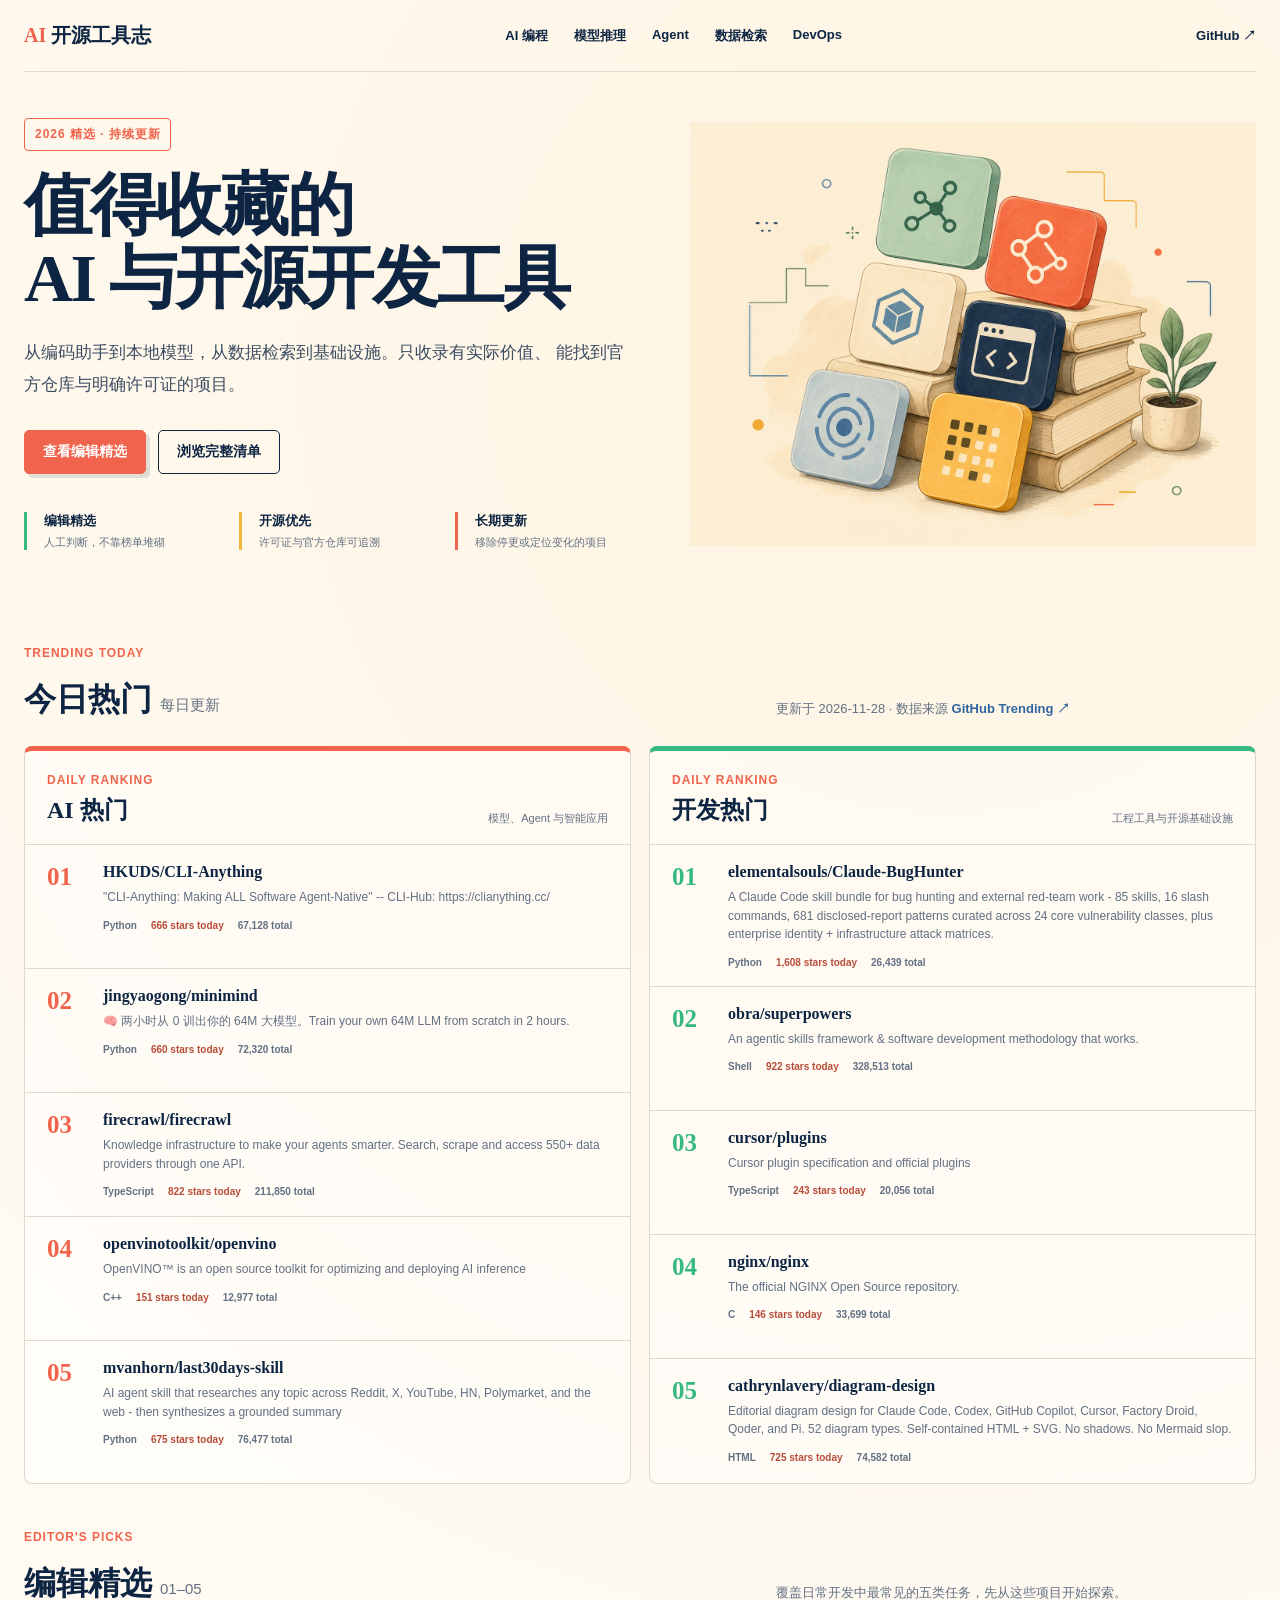
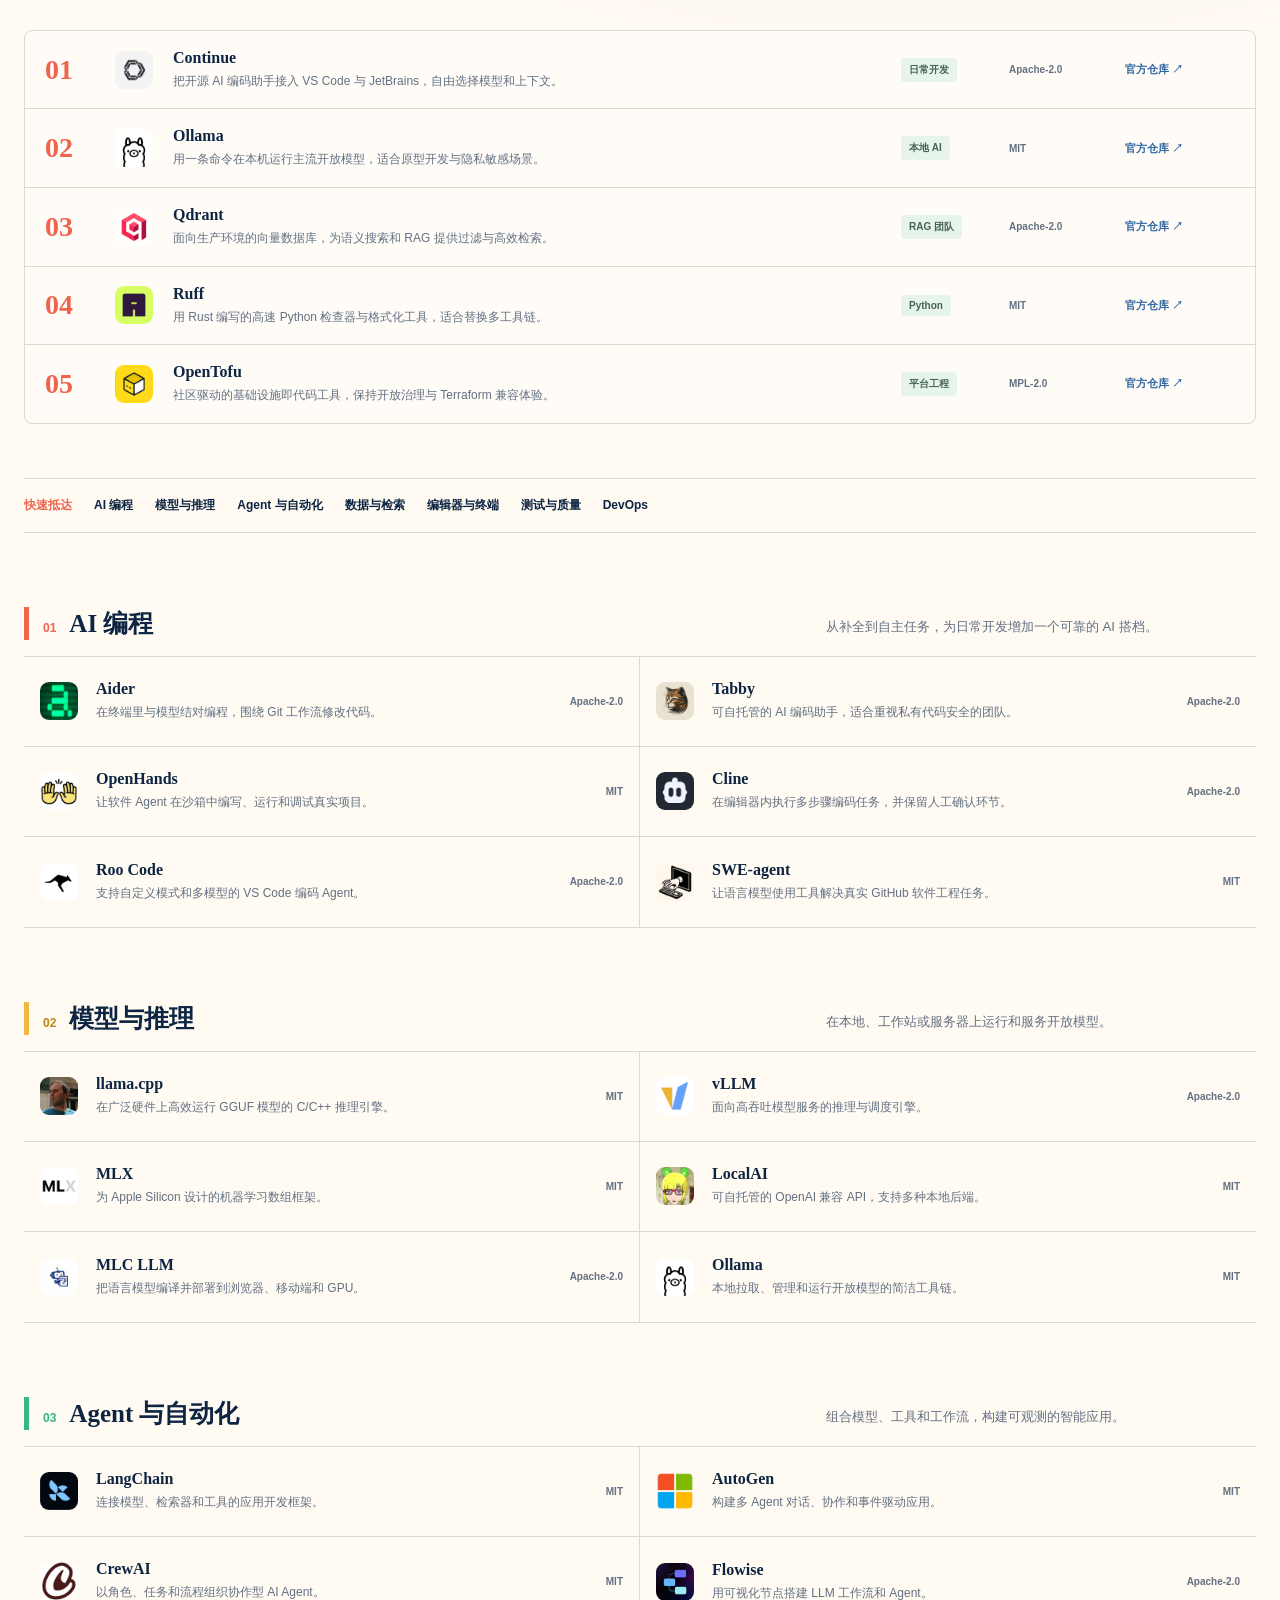
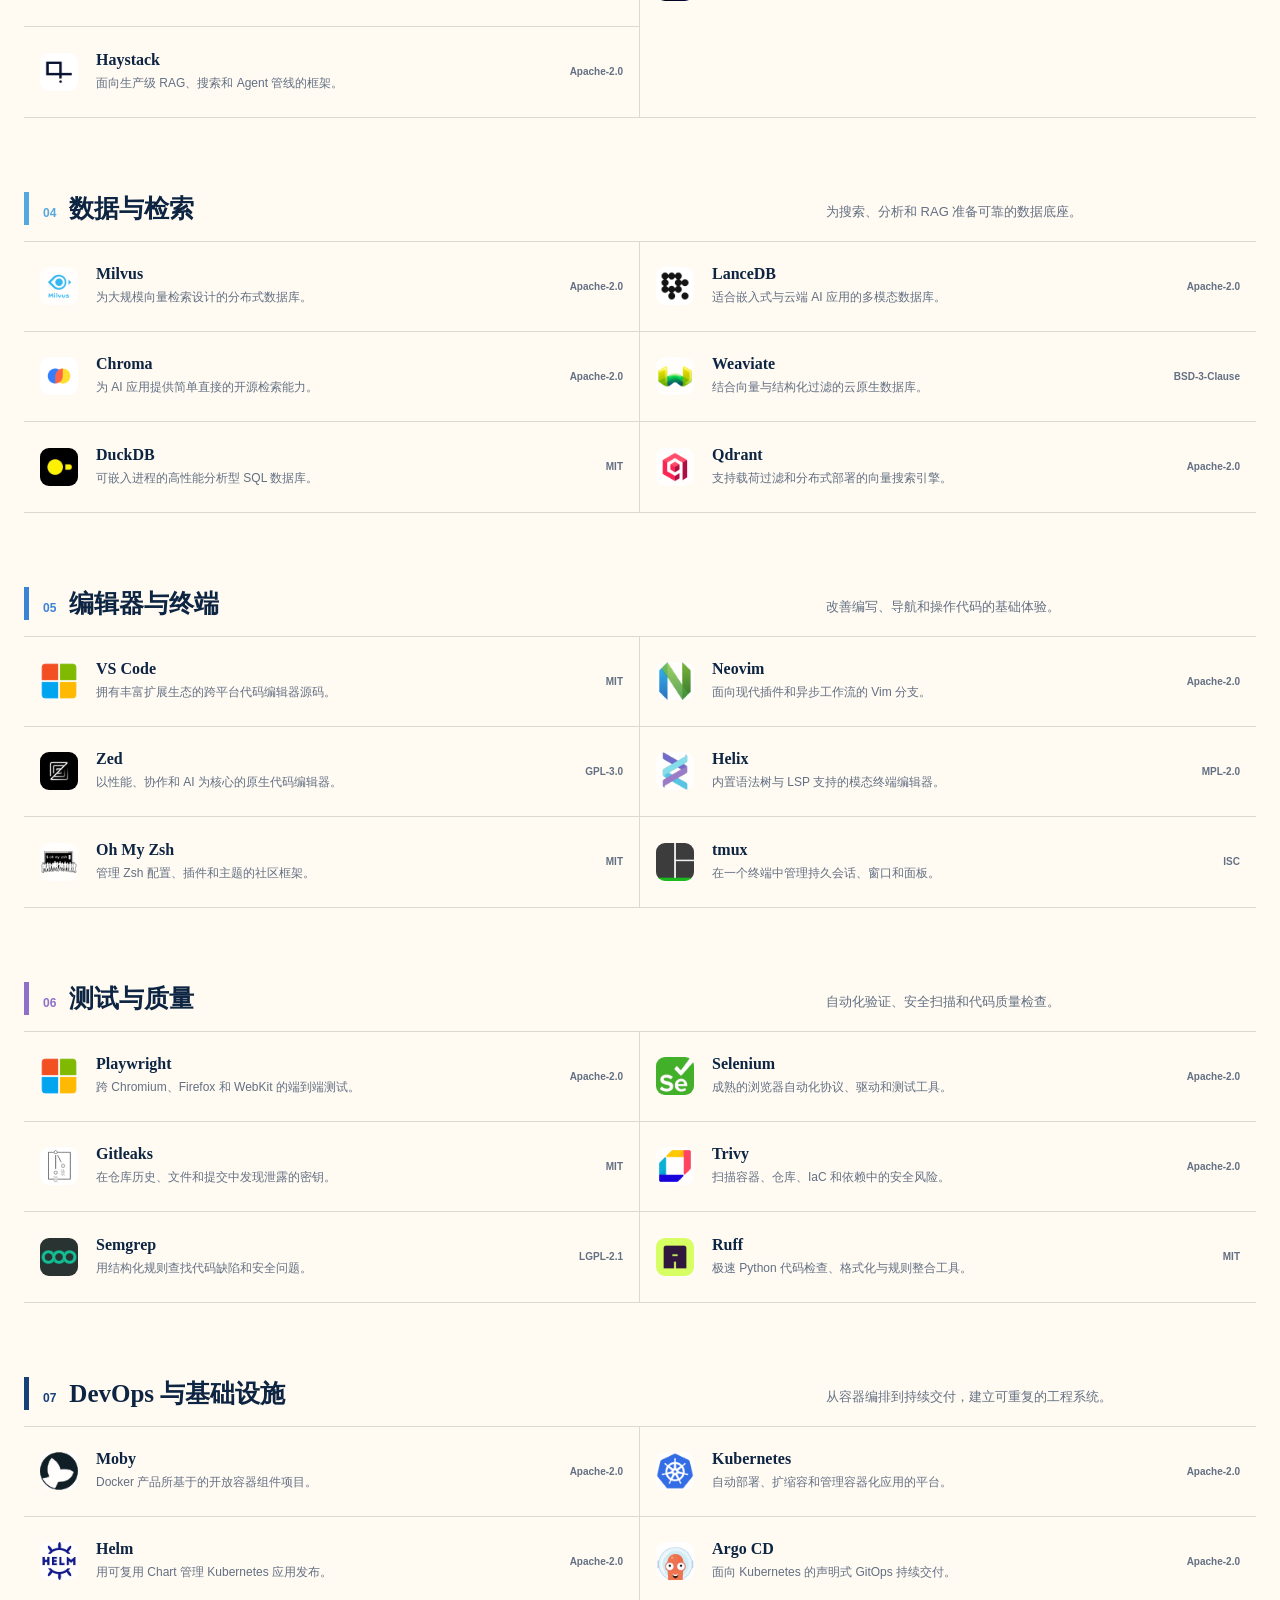
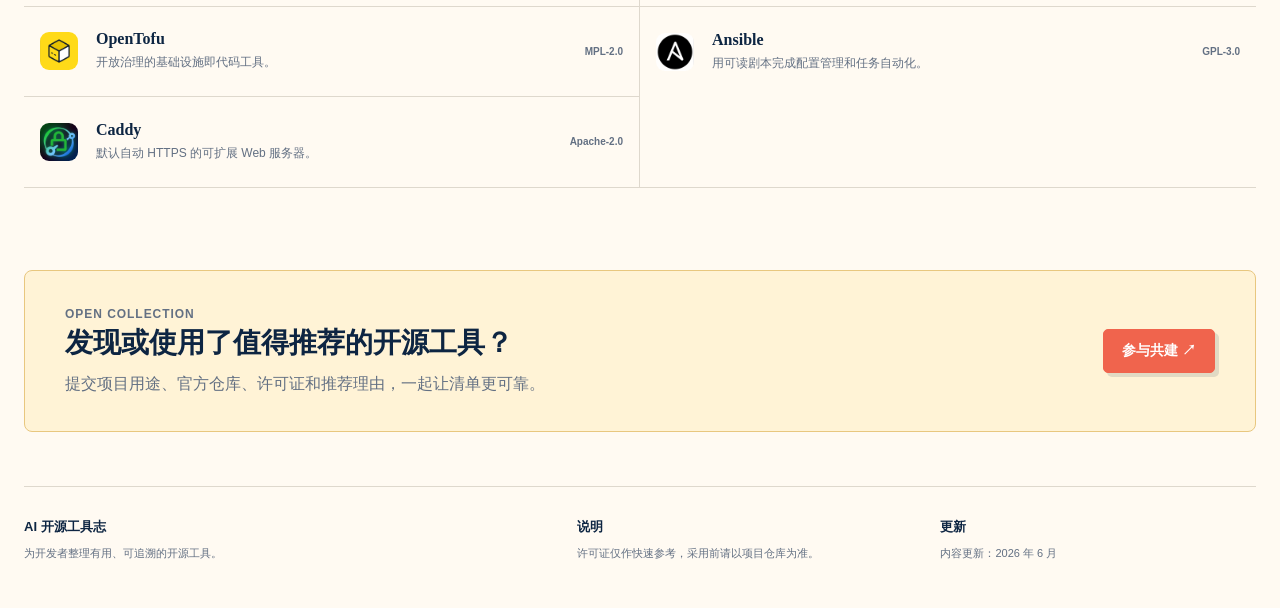
<file: index.html>
<!doctype html>
<html lang="zh-CN">
<head>
  <meta charset="utf-8">
  <meta name="viewport" content="width=device-width, initial-scale=1">
  <meta name="description" content="按开发场景整理的 AI 与开源开发工具清单，包含用途、适用人群、许可证与官方仓库。">
  <meta name="theme-color" content="#fffaf2">
  <meta property="og:title" content="AI 开源工具志">
  <meta property="og:description" content="值得收藏的 AI 与开源开发工具。">
  <meta property="og:type" content="website">
  <title>AI 开源工具志</title>
  <link rel="stylesheet" href="styles.css">
</head>
<body>
  <a class="skip-link" href="#catalog">跳到工具清单</a>
  <header class="site-header">
    <a class="brand" href="#top"><span>AI</span> 开源工具志</a>
    <nav aria-label="主导航">
      <a href="#ai-coding">AI 编程</a>
      <a href="#models">模型推理</a>
      <a href="#agents">Agent</a>
      <a href="#data">数据检索</a>
      <a href="#devops">DevOps</a>
    </nav>
    <a class="github-link" href="https://github.com/SomiW/AIShare" aria-label="前往 GitHub">GitHub ↗</a>
  </header>

  <main id="top">
    <section class="hero">
      <div class="hero-copy">
        <p class="eyebrow">2026 精选 · 持续更新</p>
        <h1>值得收藏的<br>AI 与开源开发工具</h1>
        <p class="hero-intro">
          从编码助手到本地模型，从数据检索到基础设施。只收录有实际价值、
          能找到官方仓库与明确许可证的项目。
        </p>
        <div class="hero-actions">
          <a class="button button-primary" href="#featured">查看编辑精选</a>
          <a class="button button-secondary" href="#catalog">浏览完整清单</a>
        </div>
        <ul class="principles" aria-label="收录原则">
          <li><strong>编辑精选</strong><span>人工判断，不靠榜单堆砌</span></li>
          <li><strong>开源优先</strong><span>许可证与官方仓库可追溯</span></li>
          <li><strong>长期更新</strong><span>移除停更或定位变化的项目</span></li>
        </ul>
      </div>
      <img class="hero-art" src="assets/tool-stack-illustration.png"
        alt="书本、软件卡片和绿植组成的开源工具插画" width="1200" height="900">
    </section>

    <!-- GITHUB_TRENDING_START -->
    <section class="trending section-shell" id="trending">
      <div class="section-heading trending-heading">
        <div>
          <p class="section-kicker">Trending today</p>
          <h2>今日热门 <span>每日更新</span></h2>
        </div>
        <p>
          更新于 2026-11-28 · 数据来源
          <a href="https://github.com/trending">GitHub Trending ↗</a>
        </p>
      </div>
      <div class="trending-grid">
      <section class="trending-panel trending-ai">
        <div class="trending-panel-heading">
          <div>
            <p class="section-kicker">Daily ranking</p>
            <h3>AI 热门</h3>
          </div>
          <span>模型、Agent 与智能应用</span>
        </div>
        <ol class="trending-list">
          <li class="trending-item">
            <span class="trending-rank">01</span>
            <div class="trending-copy">
              <h3><a href="https://github.com/HKUDS/CLI-Anything">HKUDS/CLI-Anything</a></h3>
              <p>&quot;CLI-Anything: Making ALL Software Agent-Native&quot; -- CLI-Hub: https://clianything.cc/</p>
              <div class="trending-meta">
                <span>Python</span>
                <span>666 stars today</span>
                <span>67,128 total</span>
              </div>
            </div>
          </li>
          <li class="trending-item">
            <span class="trending-rank">02</span>
            <div class="trending-copy">
              <h3><a href="https://github.com/jingyaogong/minimind">jingyaogong/minimind</a></h3>
              <p>🧠 两小时从 0 训出你的 64M 大模型。Train your own 64M LLM from scratch in 2 hours.</p>
              <div class="trending-meta">
                <span>Python</span>
                <span>660 stars today</span>
                <span>72,320 total</span>
              </div>
            </div>
          </li>
          <li class="trending-item">
            <span class="trending-rank">03</span>
            <div class="trending-copy">
              <h3><a href="https://github.com/firecrawl/firecrawl">firecrawl/firecrawl</a></h3>
              <p>Knowledge infrastructure to make your agents smarter. Search, scrape and access 550+ data providers through one API.</p>
              <div class="trending-meta">
                <span>TypeScript</span>
                <span>822 stars today</span>
                <span>211,850 total</span>
              </div>
            </div>
          </li>
          <li class="trending-item">
            <span class="trending-rank">04</span>
            <div class="trending-copy">
              <h3><a href="https://github.com/openvinotoolkit/openvino">openvinotoolkit/openvino</a></h3>
              <p>OpenVINO™ is an open source toolkit for optimizing and deploying AI inference</p>
              <div class="trending-meta">
                <span>C++</span>
                <span>151 stars today</span>
                <span>12,977 total</span>
              </div>
            </div>
          </li>
          <li class="trending-item">
            <span class="trending-rank">05</span>
            <div class="trending-copy">
              <h3><a href="https://github.com/mvanhorn/last30days-skill">mvanhorn/last30days-skill</a></h3>
              <p>AI agent skill that researches any topic across Reddit, X, YouTube, HN, Polymarket, and the web - then synthesizes a grounded summary</p>
              <div class="trending-meta">
                <span>Python</span>
                <span>675 stars today</span>
                <span>76,477 total</span>
              </div>
            </div>
          </li>
        </ol>
      </section>
      <section class="trending-panel trending-dev">
        <div class="trending-panel-heading">
          <div>
            <p class="section-kicker">Daily ranking</p>
            <h3>开发热门</h3>
          </div>
          <span>工程工具与开源基础设施</span>
        </div>
        <ol class="trending-list">
          <li class="trending-item">
            <span class="trending-rank">01</span>
            <div class="trending-copy">
              <h3><a href="https://github.com/elementalsouls/Claude-BugHunter">elementalsouls/Claude-BugHunter</a></h3>
              <p>A Claude Code skill bundle for bug hunting and external red-team work - 85 skills, 16 slash commands, 681 disclosed-report patterns curated across 24 core vulnerability classes, plus enterprise identity + infrastructure attack matrices.</p>
              <div class="trending-meta">
                <span>Python</span>
                <span>1,608 stars today</span>
                <span>26,439 total</span>
              </div>
            </div>
          </li>
          <li class="trending-item">
            <span class="trending-rank">02</span>
            <div class="trending-copy">
              <h3><a href="https://github.com/obra/superpowers">obra/superpowers</a></h3>
              <p>An agentic skills framework &amp; software development methodology that works.</p>
              <div class="trending-meta">
                <span>Shell</span>
                <span>922 stars today</span>
                <span>328,513 total</span>
              </div>
            </div>
          </li>
          <li class="trending-item">
            <span class="trending-rank">03</span>
            <div class="trending-copy">
              <h3><a href="https://github.com/cursor/plugins">cursor/plugins</a></h3>
              <p>Cursor plugin specification and official plugins</p>
              <div class="trending-meta">
                <span>TypeScript</span>
                <span>243 stars today</span>
                <span>20,056 total</span>
              </div>
            </div>
          </li>
          <li class="trending-item">
            <span class="trending-rank">04</span>
            <div class="trending-copy">
              <h3><a href="https://github.com/nginx/nginx">nginx/nginx</a></h3>
              <p>The official NGINX Open Source repository.</p>
              <div class="trending-meta">
                <span>C</span>
                <span>146 stars today</span>
                <span>33,699 total</span>
              </div>
            </div>
          </li>
          <li class="trending-item">
            <span class="trending-rank">05</span>
            <div class="trending-copy">
              <h3><a href="https://github.com/cathrynlavery/diagram-design">cathrynlavery/diagram-design</a></h3>
              <p>Editorial diagram design for Claude Code, Codex, GitHub Copilot, Cursor, Factory Droid, Qoder, and Pi. 52 diagram types. Self-contained HTML + SVG. No shadows. No Mermaid slop.</p>
              <div class="trending-meta">
                <span>HTML</span>
                <span>725 stars today</span>
                <span>74,582 total</span>
              </div>
            </div>
          </li>
        </ol>
      </section>
      </div>
    </section>
    <!-- GITHUB_TRENDING_END -->

    <section class="featured section-shell" id="featured">
      <div class="section-heading">
        <div>
          <p class="section-kicker">Editor's picks</p>
          <h2>编辑精选 <span>01–05</span></h2>
        </div>
        <p>覆盖日常开发中最常见的五类任务，先从这些项目开始探索。</p>
      </div>
      <ol class="featured-list">
        <li class="tool-item featured-item">
          <span class="rank">01</span>
          <img src="assets/logos/continuedev.png" alt="" loading="lazy">
          <div class="tool-copy">
            <h3><a href="https://github.com/continuedev/continue">Continue</a></h3>
            <p>把开源 AI 编码助手接入 VS Code 与 JetBrains，自由选择模型和上下文。</p>
          </div>
          <span class="audience">日常开发</span><span class="license">Apache-2.0</span>
          <a class="repo" href="https://github.com/continuedev/continue">官方仓库 ↗</a>
        </li>
        <li class="tool-item featured-item">
          <span class="rank">02</span>
          <img src="assets/logos/ollama.png" alt="" loading="lazy">
          <div class="tool-copy">
            <h3><a href="https://github.com/ollama/ollama">Ollama</a></h3>
            <p>用一条命令在本机运行主流开放模型，适合原型开发与隐私敏感场景。</p>
          </div>
          <span class="audience">本地 AI</span><span class="license">MIT</span>
          <a class="repo" href="https://github.com/ollama/ollama">官方仓库 ↗</a>
        </li>
        <li class="tool-item featured-item">
          <span class="rank">03</span>
          <img src="assets/logos/qdrant.png" alt="" loading="lazy">
          <div class="tool-copy">
            <h3><a href="https://github.com/qdrant/qdrant">Qdrant</a></h3>
            <p>面向生产环境的向量数据库，为语义搜索和 RAG 提供过滤与高效检索。</p>
          </div>
          <span class="audience">RAG 团队</span><span class="license">Apache-2.0</span>
          <a class="repo" href="https://github.com/qdrant/qdrant">官方仓库 ↗</a>
        </li>
        <li class="tool-item featured-item">
          <span class="rank">04</span>
          <img src="assets/logos/astral-sh.png" alt="" loading="lazy">
          <div class="tool-copy">
            <h3><a href="https://github.com/astral-sh/ruff">Ruff</a></h3>
            <p>用 Rust 编写的高速 Python 检查器与格式化工具，适合替换多工具链。</p>
          </div>
          <span class="audience">Python</span><span class="license">MIT</span>
          <a class="repo" href="https://github.com/astral-sh/ruff">官方仓库 ↗</a>
        </li>
        <li class="tool-item featured-item">
          <span class="rank">05</span>
          <img src="assets/logos/opentofu.png" alt="" loading="lazy">
          <div class="tool-copy">
            <h3><a href="https://github.com/opentofu/opentofu">OpenTofu</a></h3>
            <p>社区驱动的基础设施即代码工具，保持开放治理与 Terraform 兼容体验。</p>
          </div>
          <span class="audience">平台工程</span><span class="license">MPL-2.0</span>
          <a class="repo" href="https://github.com/opentofu/opentofu">官方仓库 ↗</a>
        </li>
      </ol>
    </section>

    <nav class="category-index catalog-index" aria-label="工具分类">
      <span>快速抵达</span>
      <a href="#ai-coding">AI 编程</a>
      <a href="#models">模型与推理</a>
      <a href="#agents">Agent 与自动化</a>
      <a href="#data">数据与检索</a>
      <a href="#editors">编辑器与终端</a>
      <a href="#quality">测试与质量</a>
      <a href="#devops">DevOps</a>
    </nav>

    <div id="catalog" class="catalog">
      <section class="category section-shell" id="ai-coding">
        <div class="category-title accent-coral">
          <div><span>01</span><h2>AI 编程</h2></div>
          <p>从补全到自主任务，为日常开发增加一个可靠的 AI 搭档。</p>
        </div>
        <div class="tool-grid">
          <article class="tool-item"><img src="assets/logos/Aider-AI.png" alt="" loading="lazy"><div class="tool-copy"><h3><a href="https://github.com/Aider-AI/aider">Aider</a></h3><p>在终端里与模型结对编程，围绕 Git 工作流修改代码。</p></div><span class="license">Apache-2.0</span></article>
          <article class="tool-item"><img src="assets/logos/TabbyML.png" alt="" loading="lazy"><div class="tool-copy"><h3><a href="https://github.com/TabbyML/tabby">Tabby</a></h3><p>可自托管的 AI 编码助手，适合重视私有代码安全的团队。</p></div><span class="license">Apache-2.0</span></article>
          <article class="tool-item"><img src="assets/logos/All-Hands-AI.png" alt="" loading="lazy"><div class="tool-copy"><h3><a href="https://github.com/All-Hands-AI/OpenHands">OpenHands</a></h3><p>让软件 Agent 在沙箱中编写、运行和调试真实项目。</p></div><span class="license">MIT</span></article>
          <article class="tool-item"><img src="assets/logos/cline.png" alt="" loading="lazy"><div class="tool-copy"><h3><a href="https://github.com/cline/cline">Cline</a></h3><p>在编辑器内执行多步骤编码任务，并保留人工确认环节。</p></div><span class="license">Apache-2.0</span></article>
          <article class="tool-item"><img src="assets/logos/RooCodeInc.png" alt="" loading="lazy"><div class="tool-copy"><h3><a href="https://github.com/RooCodeInc/Roo-Code">Roo Code</a></h3><p>支持自定义模式和多模型的 VS Code 编码 Agent。</p></div><span class="license">Apache-2.0</span></article>
          <article class="tool-item"><img src="assets/logos/SWE-agent.png" alt="" loading="lazy"><div class="tool-copy"><h3><a href="https://github.com/SWE-agent/SWE-agent">SWE-agent</a></h3><p>让语言模型使用工具解决真实 GitHub 软件工程任务。</p></div><span class="license">MIT</span></article>
        </div>
      </section>

      <section class="category section-shell" id="models">
        <div class="category-title accent-yellow">
          <div><span>02</span><h2>模型与推理</h2></div>
          <p>在本地、工作站或服务器上运行和服务开放模型。</p>
        </div>
        <div class="tool-grid">
          <article class="tool-item"><img src="assets/logos/ggerganov.png" alt="" loading="lazy"><div class="tool-copy"><h3><a href="https://github.com/ggml-org/llama.cpp">llama.cpp</a></h3><p>在广泛硬件上高效运行 GGUF 模型的 C/C++ 推理引擎。</p></div><span class="license">MIT</span></article>
          <article class="tool-item"><img src="assets/logos/vllm-project.png" alt="" loading="lazy"><div class="tool-copy"><h3><a href="https://github.com/vllm-project/vllm">vLLM</a></h3><p>面向高吞吐模型服务的推理与调度引擎。</p></div><span class="license">Apache-2.0</span></article>
          <article class="tool-item"><img src="assets/logos/ml-explore.png" alt="" loading="lazy"><div class="tool-copy"><h3><a href="https://github.com/ml-explore/mlx">MLX</a></h3><p>为 Apple Silicon 设计的机器学习数组框架。</p></div><span class="license">MIT</span></article>
          <article class="tool-item"><img src="assets/logos/mudler.png" alt="" loading="lazy"><div class="tool-copy"><h3><a href="https://github.com/mudler/LocalAI">LocalAI</a></h3><p>可自托管的 OpenAI 兼容 API，支持多种本地后端。</p></div><span class="license">MIT</span></article>
          <article class="tool-item"><img src="assets/logos/mlc-ai.png" alt="" loading="lazy"><div class="tool-copy"><h3><a href="https://github.com/mlc-ai/mlc-llm">MLC LLM</a></h3><p>把语言模型编译并部署到浏览器、移动端和 GPU。</p></div><span class="license">Apache-2.0</span></article>
          <article class="tool-item"><img src="assets/logos/ollama.png" alt="" loading="lazy"><div class="tool-copy"><h3><a href="https://github.com/ollama/ollama">Ollama</a></h3><p>本地拉取、管理和运行开放模型的简洁工具链。</p></div><span class="license">MIT</span></article>
        </div>
      </section>

      <section class="category section-shell" id="agents">
        <div class="category-title accent-mint">
          <div><span>03</span><h2>Agent 与自动化</h2></div>
          <p>组合模型、工具和工作流，构建可观测的智能应用。</p>
        </div>
        <div class="tool-grid">
          <article class="tool-item"><img src="assets/logos/langchain-ai.png" alt="" loading="lazy"><div class="tool-copy"><h3><a href="https://github.com/langchain-ai/langchain">LangChain</a></h3><p>连接模型、检索器和工具的应用开发框架。</p></div><span class="license">MIT</span></article>
          <article class="tool-item"><img src="assets/logos/microsoft.png" alt="" loading="lazy"><div class="tool-copy"><h3><a href="https://github.com/microsoft/autogen">AutoGen</a></h3><p>构建多 Agent 对话、协作和事件驱动应用。</p></div><span class="license">MIT</span></article>
          <article class="tool-item"><img src="assets/logos/crewAIInc.png" alt="" loading="lazy"><div class="tool-copy"><h3><a href="https://github.com/crewAIInc/crewAI">CrewAI</a></h3><p>以角色、任务和流程组织协作型 AI Agent。</p></div><span class="license">MIT</span></article>
          <article class="tool-item"><img src="assets/logos/FlowiseAI.png" alt="" loading="lazy"><div class="tool-copy"><h3><a href="https://github.com/FlowiseAI/Flowise">Flowise</a></h3><p>用可视化节点搭建 LLM 工作流和 Agent。</p></div><span class="license">Apache-2.0</span></article>
          <article class="tool-item"><img src="assets/logos/deepset-ai.png" alt="" loading="lazy"><div class="tool-copy"><h3><a href="https://github.com/deepset-ai/haystack">Haystack</a></h3><p>面向生产级 RAG、搜索和 Agent 管线的框架。</p></div><span class="license">Apache-2.0</span></article>
        </div>
      </section>

      <section class="category section-shell" id="data">
        <div class="category-title accent-sky">
          <div><span>04</span><h2>数据与检索</h2></div>
          <p>为搜索、分析和 RAG 准备可靠的数据底座。</p>
        </div>
        <div class="tool-grid">
          <article class="tool-item"><img src="assets/logos/milvus-io.png" alt="" loading="lazy"><div class="tool-copy"><h3><a href="https://github.com/milvus-io/milvus">Milvus</a></h3><p>为大规模向量检索设计的分布式数据库。</p></div><span class="license">Apache-2.0</span></article>
          <article class="tool-item"><img src="assets/logos/lancedb.png" alt="" loading="lazy"><div class="tool-copy"><h3><a href="https://github.com/lancedb/lancedb">LanceDB</a></h3><p>适合嵌入式与云端 AI 应用的多模态数据库。</p></div><span class="license">Apache-2.0</span></article>
          <article class="tool-item"><img src="assets/logos/chroma-core.png" alt="" loading="lazy"><div class="tool-copy"><h3><a href="https://github.com/chroma-core/chroma">Chroma</a></h3><p>为 AI 应用提供简单直接的开源检索能力。</p></div><span class="license">Apache-2.0</span></article>
          <article class="tool-item"><img src="assets/logos/weaviate.png" alt="" loading="lazy"><div class="tool-copy"><h3><a href="https://github.com/weaviate/weaviate">Weaviate</a></h3><p>结合向量与结构化过滤的云原生数据库。</p></div><span class="license">BSD-3-Clause</span></article>
          <article class="tool-item"><img src="assets/logos/duckdb.png" alt="" loading="lazy"><div class="tool-copy"><h3><a href="https://github.com/duckdb/duckdb">DuckDB</a></h3><p>可嵌入进程的高性能分析型 SQL 数据库。</p></div><span class="license">MIT</span></article>
          <article class="tool-item"><img src="assets/logos/qdrant.png" alt="" loading="lazy"><div class="tool-copy"><h3><a href="https://github.com/qdrant/qdrant">Qdrant</a></h3><p>支持载荷过滤和分布式部署的向量搜索引擎。</p></div><span class="license">Apache-2.0</span></article>
        </div>
      </section>

      <section class="category section-shell" id="editors">
        <div class="category-title accent-blue">
          <div><span>05</span><h2>编辑器与终端</h2></div>
          <p>改善编写、导航和操作代码的基础体验。</p>
        </div>
        <div class="tool-grid">
          <article class="tool-item"><img src="assets/logos/microsoft.png" alt="" loading="lazy"><div class="tool-copy"><h3><a href="https://github.com/microsoft/vscode">VS Code</a></h3><p>拥有丰富扩展生态的跨平台代码编辑器源码。</p></div><span class="license">MIT</span></article>
          <article class="tool-item"><img src="assets/logos/neovim.png" alt="" loading="lazy"><div class="tool-copy"><h3><a href="https://github.com/neovim/neovim">Neovim</a></h3><p>面向现代插件和异步工作流的 Vim 分支。</p></div><span class="license">Apache-2.0</span></article>
          <article class="tool-item"><img src="assets/logos/zed-industries.png" alt="" loading="lazy"><div class="tool-copy"><h3><a href="https://github.com/zed-industries/zed">Zed</a></h3><p>以性能、协作和 AI 为核心的原生代码编辑器。</p></div><span class="license">GPL-3.0</span></article>
          <article class="tool-item"><img src="assets/logos/helix-editor.png" alt="" loading="lazy"><div class="tool-copy"><h3><a href="https://github.com/helix-editor/helix">Helix</a></h3><p>内置语法树与 LSP 支持的模态终端编辑器。</p></div><span class="license">MPL-2.0</span></article>
          <article class="tool-item"><img src="assets/logos/ohmyzsh.png" alt="" loading="lazy"><div class="tool-copy"><h3><a href="https://github.com/ohmyzsh/ohmyzsh">Oh My Zsh</a></h3><p>管理 Zsh 配置、插件和主题的社区框架。</p></div><span class="license">MIT</span></article>
          <article class="tool-item"><img src="assets/logos/tmux.png" alt="" loading="lazy"><div class="tool-copy"><h3><a href="https://github.com/tmux/tmux">tmux</a></h3><p>在一个终端中管理持久会话、窗口和面板。</p></div><span class="license">ISC</span></article>
        </div>
      </section>

      <section class="category section-shell" id="quality">
        <div class="category-title accent-violet">
          <div><span>06</span><h2>测试与质量</h2></div>
          <p>自动化验证、安全扫描和代码质量检查。</p>
        </div>
        <div class="tool-grid">
          <article class="tool-item"><img src="assets/logos/microsoft.png" alt="" loading="lazy"><div class="tool-copy"><h3><a href="https://github.com/microsoft/playwright">Playwright</a></h3><p>跨 Chromium、Firefox 和 WebKit 的端到端测试。</p></div><span class="license">Apache-2.0</span></article>
          <article class="tool-item"><img src="assets/logos/SeleniumHQ.png" alt="" loading="lazy"><div class="tool-copy"><h3><a href="https://github.com/SeleniumHQ/selenium">Selenium</a></h3><p>成熟的浏览器自动化协议、驱动和测试工具。</p></div><span class="license">Apache-2.0</span></article>
          <article class="tool-item"><img src="assets/logos/gitleaks.png" alt="" loading="lazy"><div class="tool-copy"><h3><a href="https://github.com/gitleaks/gitleaks">Gitleaks</a></h3><p>在仓库历史、文件和提交中发现泄露的密钥。</p></div><span class="license">MIT</span></article>
          <article class="tool-item"><img src="assets/logos/aquasecurity.png" alt="" loading="lazy"><div class="tool-copy"><h3><a href="https://github.com/aquasecurity/trivy">Trivy</a></h3><p>扫描容器、仓库、IaC 和依赖中的安全风险。</p></div><span class="license">Apache-2.0</span></article>
          <article class="tool-item"><img src="assets/logos/semgrep.png" alt="" loading="lazy"><div class="tool-copy"><h3><a href="https://github.com/semgrep/semgrep">Semgrep</a></h3><p>用结构化规则查找代码缺陷和安全问题。</p></div><span class="license">LGPL-2.1</span></article>
          <article class="tool-item"><img src="assets/logos/astral-sh.png" alt="" loading="lazy"><div class="tool-copy"><h3><a href="https://github.com/astral-sh/ruff">Ruff</a></h3><p>极速 Python 代码检查、格式化与规则整合工具。</p></div><span class="license">MIT</span></article>
        </div>
      </section>

      <section class="category section-shell" id="devops">
        <div class="category-title accent-navy">
          <div><span>07</span><h2>DevOps 与基础设施</h2></div>
          <p>从容器编排到持续交付，建立可重复的工程系统。</p>
        </div>
        <div class="tool-grid">
          <article class="tool-item"><img src="assets/logos/moby.png" alt="" loading="lazy"><div class="tool-copy"><h3><a href="https://github.com/moby/moby">Moby</a></h3><p>Docker 产品所基于的开放容器组件项目。</p></div><span class="license">Apache-2.0</span></article>
          <article class="tool-item"><img src="assets/logos/kubernetes.png" alt="" loading="lazy"><div class="tool-copy"><h3><a href="https://github.com/kubernetes/kubernetes">Kubernetes</a></h3><p>自动部署、扩缩容和管理容器化应用的平台。</p></div><span class="license">Apache-2.0</span></article>
          <article class="tool-item"><img src="assets/logos/helm.png" alt="" loading="lazy"><div class="tool-copy"><h3><a href="https://github.com/helm/helm">Helm</a></h3><p>用可复用 Chart 管理 Kubernetes 应用发布。</p></div><span class="license">Apache-2.0</span></article>
          <article class="tool-item"><img src="assets/logos/argoproj.png" alt="" loading="lazy"><div class="tool-copy"><h3><a href="https://github.com/argoproj/argo-cd">Argo CD</a></h3><p>面向 Kubernetes 的声明式 GitOps 持续交付。</p></div><span class="license">Apache-2.0</span></article>
          <article class="tool-item"><img src="assets/logos/opentofu.png" alt="" loading="lazy"><div class="tool-copy"><h3><a href="https://github.com/opentofu/opentofu">OpenTofu</a></h3><p>开放治理的基础设施即代码工具。</p></div><span class="license">MPL-2.0</span></article>
          <article class="tool-item"><img src="assets/logos/ansible.png" alt="" loading="lazy"><div class="tool-copy"><h3><a href="https://github.com/ansible/ansible">Ansible</a></h3><p>用可读剧本完成配置管理和任务自动化。</p></div><span class="license">GPL-3.0</span></article>
          <article class="tool-item"><img src="assets/logos/caddyserver.png" alt="" loading="lazy"><div class="tool-copy"><h3><a href="https://github.com/caddyserver/caddy">Caddy</a></h3><p>默认自动 HTTPS 的可扩展 Web 服务器。</p></div><span class="license">Apache-2.0</span></article>
        </div>
      </section>
    </div>

    <section class="contribute" id="contribute">
      <div>
        <p class="section-kicker">Open collection</p>
        <h2>发现或使用了值得推荐的开源工具？</h2>
        <p>提交项目用途、官方仓库、许可证和推荐理由，一起让清单更可靠。</p>
      </div>
      <a class="button button-primary" href="https://github.com/SomiW/AIShare">参与共建 ↗</a>
    </section>
  </main>

  <footer>
    <div><strong>AI 开源工具志</strong><p>为开发者整理有用、可追溯的开源工具。</p></div>
    <div><strong>说明</strong><p>许可证仅作快速参考，采用前请以项目仓库为准。</p></div>
    <div><strong>更新</strong><p>内容更新：2026 年 6 月</p></div>
  </footer>
</body>
</html>
</file>
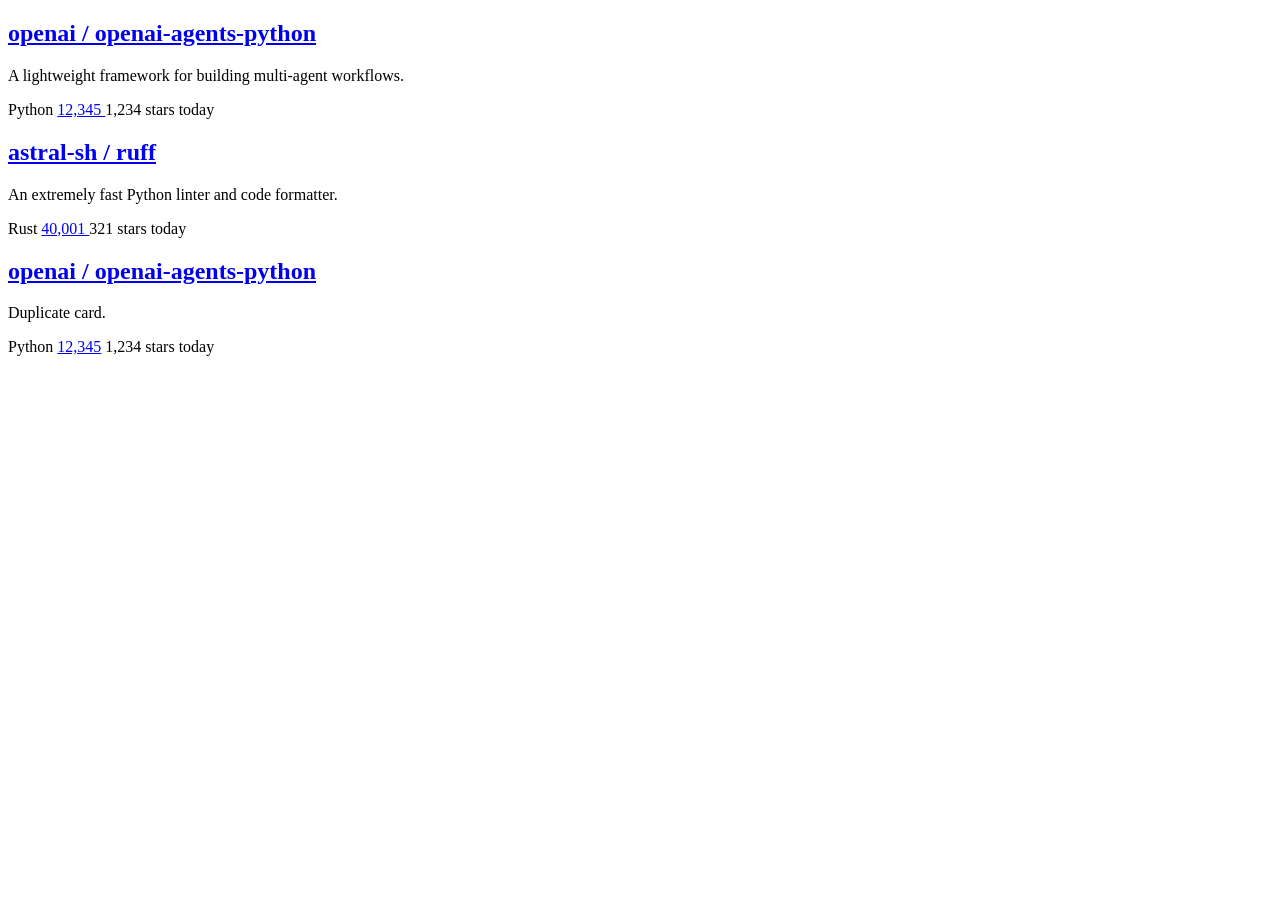
<file: tests/fixtures/github-trending.html>
<!doctype html>
<html lang="en">
<body>
  <article class="Box-row">
    <h2 class="h3 lh-condensed">
      <a href="/openai/openai-agents-python">
        openai /
        openai-agents-python
      </a>
    </h2>
    <p class="col-9 color-fg-muted my-1 pr-4">
      A lightweight framework for building multi-agent workflows.
    </p>
    <span itemprop="programmingLanguage">Python</span>
    <a href="/openai/openai-agents-python/stargazers"> 12,345 </a>
    <span class="d-inline-block float-sm-right">
      1,234 stars today
    </span>
  </article>
  <article class="Box-row">
    <h2 class="h3 lh-condensed">
      <a href="/astral-sh/ruff">astral-sh / ruff</a>
    </h2>
    <p class="col-9 color-fg-muted my-1 pr-4">
      An extremely fast Python linter and code formatter.
    </p>
    <span itemprop="programmingLanguage">Rust</span>
    <a href="/astral-sh/ruff/stargazers"> 40,001 </a>
    <span class="d-inline-block float-sm-right">321 stars today</span>
  </article>
  <article class="Box-row">
    <h2 class="h3 lh-condensed">
      <a href="/openai/openai-agents-python">
        openai / openai-agents-python
      </a>
    </h2>
    <p>Duplicate card.</p>
    <span itemprop="programmingLanguage">Python</span>
    <a href="/openai/openai-agents-python/stargazers">12,345</a>
    <span class="d-inline-block float-sm-right">1,234 stars today</span>
  </article>
</body>
</html>
</file>
<file: styles.css>
:root {
  --paper: #fffaf2;
  --paper-deep: #f8f0e3;
  --ink: #0d2542;
  --muted: #637083;
  --line: #ded8cd;
  --coral: #f0644d;
  --mint: #36b883;
  --yellow: #f0b83e;
  --sky: #55a8df;
  --violet: #8f70c8;
  --navy: #173f7a;
  --white: #fffefd;
  --radius: 8px;
  --page: min(1240px, calc(100% - 48px));
}

* { box-sizing: border-box; }
html { scroll-behavior: smooth; }
body {
  margin: 0;
  color: var(--ink);
  background:
    radial-gradient(circle at 74% 7%, rgba(240, 184, 62, .09), transparent 26%),
    var(--paper);
  font-family: Inter, "PingFang SC", "Noto Sans CJK SC", "Microsoft YaHei", sans-serif;
  -webkit-font-smoothing: antialiased;
}
a { color: inherit; text-decoration: none; }
a:hover { color: var(--coral); }
a:focus-visible, .button:focus-visible {
  outline: 3px solid var(--sky);
  outline-offset: 4px;
}
.skip-link {
  position: fixed;
  top: 12px;
  left: 12px;
  z-index: 20;
  padding: 10px 14px;
  background: var(--ink);
  color: white;
  transform: translateY(-160%);
}
.skip-link:focus { transform: none; }
.site-header {
  width: var(--page);
  min-height: 72px;
  margin: auto;
  display: grid;
  grid-template-columns: auto 1fr auto;
  align-items: center;
  gap: 40px;
  border-bottom: 1px solid var(--line);
}
.brand {
  font-family: Georgia, "Songti SC", serif;
  font-size: 20px;
  font-weight: 800;
}
.brand span { color: var(--coral); }
.site-header nav { display: flex; justify-content: center; gap: 26px; }
.site-header nav a, .github-link { font-size: 13px; font-weight: 650; }
.github-link { color: var(--ink); }
main { width: var(--page); margin: auto; }
.hero {
  min-height: 520px;
  display: grid;
  grid-template-columns: 1.05fr .95fr;
  align-items: center;
  gap: 40px;
  padding: 38px 0 34px;
}
.eyebrow, .section-kicker {
  width: fit-content;
  margin: 0 0 18px;
  color: var(--coral);
  font-size: 12px;
  font-weight: 800;
  letter-spacing: .08em;
  text-transform: uppercase;
}
.eyebrow {
  padding: 7px 10px;
  border: 1px solid var(--coral);
  border-radius: 4px;
}
h1, h2, h3, p { margin-top: 0; }
h1 {
  max-width: 700px;
  margin-bottom: 22px;
  font-family: Georgia, "Songti SC", "STSong", serif;
  font-size: clamp(48px, 5.3vw, 76px);
  line-height: 1.08;
  letter-spacing: -.035em;
}
.hero-intro {
  max-width: 600px;
  color: #3d4d62;
  font-size: 17px;
  line-height: 1.85;
}
.hero-actions { display: flex; gap: 12px; margin: 30px 0 38px; }
.button {
  display: inline-flex;
  align-items: center;
  justify-content: center;
  min-height: 44px;
  padding: 0 18px;
  border: 1px solid var(--ink);
  border-radius: 5px;
  font-size: 14px;
  font-weight: 750;
  transition: transform .18s ease, box-shadow .18s ease;
}
.button:hover { transform: translateY(-2px); color: inherit; }
.button-primary {
  border-color: var(--coral);
  color: white;
  background: var(--coral);
  box-shadow: 4px 4px 0 rgba(13, 37, 66, .12);
}
.button-primary:hover { color: white; }
.button-secondary { background: transparent; }
.principles {
  display: grid;
  grid-template-columns: repeat(3, 1fr);
  gap: 20px;
  margin: 0;
  padding: 0;
  list-style: none;
}
.principles li {
  position: relative;
  padding-left: 17px;
  border-left: 3px solid var(--mint);
}
.principles li:nth-child(2) { border-color: var(--yellow); }
.principles li:nth-child(3) { border-color: var(--coral); }
.principles strong, .principles span { display: block; }
.principles strong { margin-bottom: 4px; font-size: 13px; }
.principles span { color: var(--muted); font-size: 11px; line-height: 1.5; }
.hero-art {
  width: 100%;
  height: auto;
  mix-blend-mode: multiply;
}
.category-index {
  display: flex;
  flex-wrap: wrap;
  align-items: center;
  gap: 10px 22px;
  padding: 18px 0;
  border-top: 1px solid var(--line);
  border-bottom: 1px solid var(--line);
  font-size: 12px;
}
.category-index span { color: var(--coral); font-weight: 800; }
.category-index a { font-weight: 650; }
.catalog-index { margin-top: 54px; }
.section-shell { padding: 74px 0 0; }
.featured.section-shell { padding-top: 46px; }
.trending.section-shell { padding-top: 54px; }
.trending-heading a { color: #3165a2; font-weight: 700; }
.trending-grid {
  display: grid;
  grid-template-columns: repeat(2, minmax(0, 1fr));
  gap: 18px;
}
.trending-panel {
  overflow: hidden;
  border: 1px solid var(--line);
  border-top: 5px solid var(--coral);
  border-radius: var(--radius);
  background: rgba(255, 255, 255, .42);
}
.trending-panel.trending-dev { border-top-color: var(--mint); }
.trending-panel-heading {
  display: flex;
  align-items: flex-end;
  justify-content: space-between;
  gap: 18px;
  padding: 22px 22px 18px;
  border-bottom: 1px solid var(--line);
}
.trending-panel-heading .section-kicker { margin-bottom: 7px; }
.trending-panel-heading h3 {
  margin-bottom: 0;
  font: 700 24px Georgia, "Songti SC", serif;
}
.trending-panel-heading > span {
  max-width: 170px;
  color: var(--muted);
  font-size: 11px;
  line-height: 1.5;
  text-align: right;
}
.trending-list { margin: 0; padding: 0; list-style: none; }
.trending-item {
  display: grid;
  grid-template-columns: 42px minmax(0, 1fr);
  gap: 14px;
  min-height: 124px;
  padding: 18px 22px;
  border-bottom: 1px solid var(--line);
}
.trending-item:last-child { border-bottom: 0; }
.trending-item:hover { background: rgba(255, 255, 255, .55); }
.trending-rank {
  color: var(--coral);
  font: 700 25px Georgia, serif;
}
.trending-dev .trending-rank { color: var(--mint); }
.trending-copy h3 {
  margin-bottom: 7px;
  overflow-wrap: anywhere;
  font: 700 16px Georgia, "Songti SC", serif;
}
.trending-copy > p {
  margin-bottom: 13px;
  color: var(--muted);
  font-size: 12px;
  line-height: 1.55;
}
.trending-meta {
  display: flex;
  flex-wrap: wrap;
  gap: 7px 14px;
  color: var(--muted);
  font-size: 10px;
  font-weight: 700;
}
.trending-meta span:nth-child(2) { color: #b84c38; }
.section-heading {
  display: grid;
  grid-template-columns: 1fr minmax(300px, 480px);
  align-items: end;
  gap: 30px;
  margin-bottom: 24px;
}
.section-heading h2, .category-title h2, .contribute h2 {
  margin-bottom: 0;
  font-family: Georgia, "Songti SC", serif;
}
.section-heading h2 { font-size: 32px; }
.section-heading h2 span { color: var(--muted); font: 500 15px Inter, sans-serif; }
.section-heading > p, .category-title > p {
  margin-bottom: 2px;
  color: var(--muted);
  font-size: 13px;
  line-height: 1.7;
}
.featured-list {
  margin: 0;
  padding: 0;
  overflow: hidden;
  border: 1px solid var(--line);
  border-radius: var(--radius);
  background: rgba(255, 255, 255, .38);
  list-style: none;
}
.tool-item {
  min-width: 0;
}
.featured-item {
  display: grid;
  grid-template-columns: 54px 42px minmax(280px, 1fr) 92px 100px 110px;
  align-items: center;
  gap: 16px;
  padding: 18px 20px;
  border-bottom: 1px solid var(--line);
}
.featured-item:last-child { border-bottom: 0; }
.rank {
  color: var(--coral);
  font-family: Georgia, serif;
  font-size: 28px;
  font-weight: 700;
}
.tool-item img {
  width: 38px;
  height: 38px;
  border-radius: 9px;
  object-fit: cover;
  background: var(--white);
}
.tool-copy h3 { margin-bottom: 5px; font-family: Georgia, "Songti SC", serif; font-size: 16px; }
.tool-copy p { margin: 0; color: var(--muted); font-size: 12px; line-height: 1.55; }
.audience, .license {
  width: fit-content;
  color: #476454;
  font-size: 10px;
  font-weight: 750;
}
.audience {
  padding: 5px 8px;
  border-radius: 4px;
  background: #e6f4ea;
}
.license { color: var(--muted); }
.repo { color: #3165a2; font-size: 11px; font-weight: 700; }
.category { scroll-margin-top: 12px; }
.category-title {
  display: grid;
  grid-template-columns: 1fr minmax(280px, 430px);
  align-items: end;
  gap: 28px;
  margin-bottom: 16px;
  padding-left: 14px;
  border-left: 5px solid var(--coral);
}
.category-title > div { display: flex; align-items: baseline; gap: 13px; }
.category-title span { color: var(--coral); font: 800 12px Inter, sans-serif; }
.category-title h2 { font-size: 25px; }
.accent-yellow { border-color: var(--yellow); }
.accent-yellow span { color: #bd8615; }
.accent-mint { border-color: var(--mint); }
.accent-mint span { color: var(--mint); }
.accent-sky { border-color: var(--sky); }
.accent-sky span { color: var(--sky); }
.accent-blue { border-color: #3b83d5; }
.accent-blue span { color: #3b83d5; }
.accent-violet { border-color: var(--violet); }
.accent-violet span { color: var(--violet); }
.accent-navy { border-color: var(--navy); }
.accent-navy span { color: var(--navy); }
.tool-grid {
  display: grid;
  grid-template-columns: repeat(2, minmax(0, 1fr));
  border-top: 1px solid var(--line);
  border-bottom: 1px solid var(--line);
}
.tool-grid .tool-item {
  display: grid;
  grid-template-columns: 42px minmax(0, 1fr) auto;
  align-items: center;
  gap: 14px;
  min-height: 90px;
  padding: 17px 16px;
  border-bottom: 1px solid var(--line);
}
.tool-grid .tool-item:nth-child(odd) { border-right: 1px solid var(--line); }
.tool-grid .tool-item:nth-last-child(-n+2) { border-bottom: 0; }
.tool-grid .tool-item:hover { background: rgba(255, 255, 255, .48); }
.contribute {
  display: flex;
  align-items: center;
  justify-content: space-between;
  gap: 40px;
  margin: 82px 0 54px;
  padding: 34px 40px;
  border: 1px solid #e8c77f;
  border-radius: var(--radius);
  background: #fff3d6;
}
.contribute h2 { margin-bottom: 9px; font-size: 28px; }
.contribute p { margin-bottom: 0; color: var(--muted); line-height: 1.6; }
footer {
  width: var(--page);
  margin: auto;
  display: grid;
  grid-template-columns: 1.6fr 1fr 1fr;
  gap: 48px;
  padding: 30px 0 46px;
  border-top: 1px solid var(--line);
}
footer strong { font-size: 13px; }
footer p { margin: 8px 0 0; color: var(--muted); font-size: 11px; line-height: 1.65; }

@media (max-width: 900px) {
  :root { --page: min(100% - 32px, 760px); }
  .site-header { grid-template-columns: 1fr auto; }
  .site-header nav { display: none; }
  .hero { grid-template-columns: 1fr; padding-top: 60px; }
  .hero-art { max-width: 560px; margin: -30px auto 0; }
  .section-heading, .category-title { grid-template-columns: 1fr; gap: 10px; }
  .trending-grid { grid-template-columns: 1fr; }
  .featured-item { grid-template-columns: 46px 38px 1fr auto; }
  .featured-item .audience, .featured-item .license { display: none; }
  .featured-item .repo { grid-column: 3 / 5; }
}

@media (max-width: 640px) {
  :root { --page: calc(100% - 24px); }
  .site-header { min-height: 62px; }
  .brand { font-size: 17px; }
  .hero { min-height: auto; gap: 12px; padding: 42px 0 32px; }
  h1 {
    font-size: 40px;
    overflow-wrap: anywhere;
  }
  .hero-intro { font-size: 15px; }
  .hero-actions { align-items: stretch; flex-direction: column; }
  .principles { grid-template-columns: 1fr; }
  .hero-art { margin-top: 0; }
  .category-index { align-items: flex-start; flex-direction: column; }
  .section-shell { padding-top: 56px; }
  .section-heading { margin-bottom: 18px; }
  .trending-panel-heading {
    align-items: flex-start;
    flex-direction: column;
  }
  .trending-panel-heading > span { max-width: none; text-align: left; }
  .trending-item { padding: 17px 14px; }
  .featured-item {
    grid-template-columns: 42px 34px 1fr;
    gap: 10px;
    padding: 16px 12px;
  }
  .featured-item .repo { grid-column: 3; }
  .tool-grid { grid-template-columns: 1fr; }
  .tool-grid .tool-item,
  .tool-grid .tool-item:nth-child(odd),
  .tool-grid .tool-item:nth-last-child(-n+2) {
    border-right: 0;
    border-bottom: 1px solid var(--line);
  }
  .tool-grid .tool-item:last-child { border-bottom: 0; }
  .contribute { align-items: flex-start; flex-direction: column; padding: 28px 22px; }
  footer { grid-template-columns: 1fr; gap: 22px; }
}

@media (prefers-reduced-motion: reduce) {
  html { scroll-behavior: auto; }
  .button { transition: none; }
}
</file>
